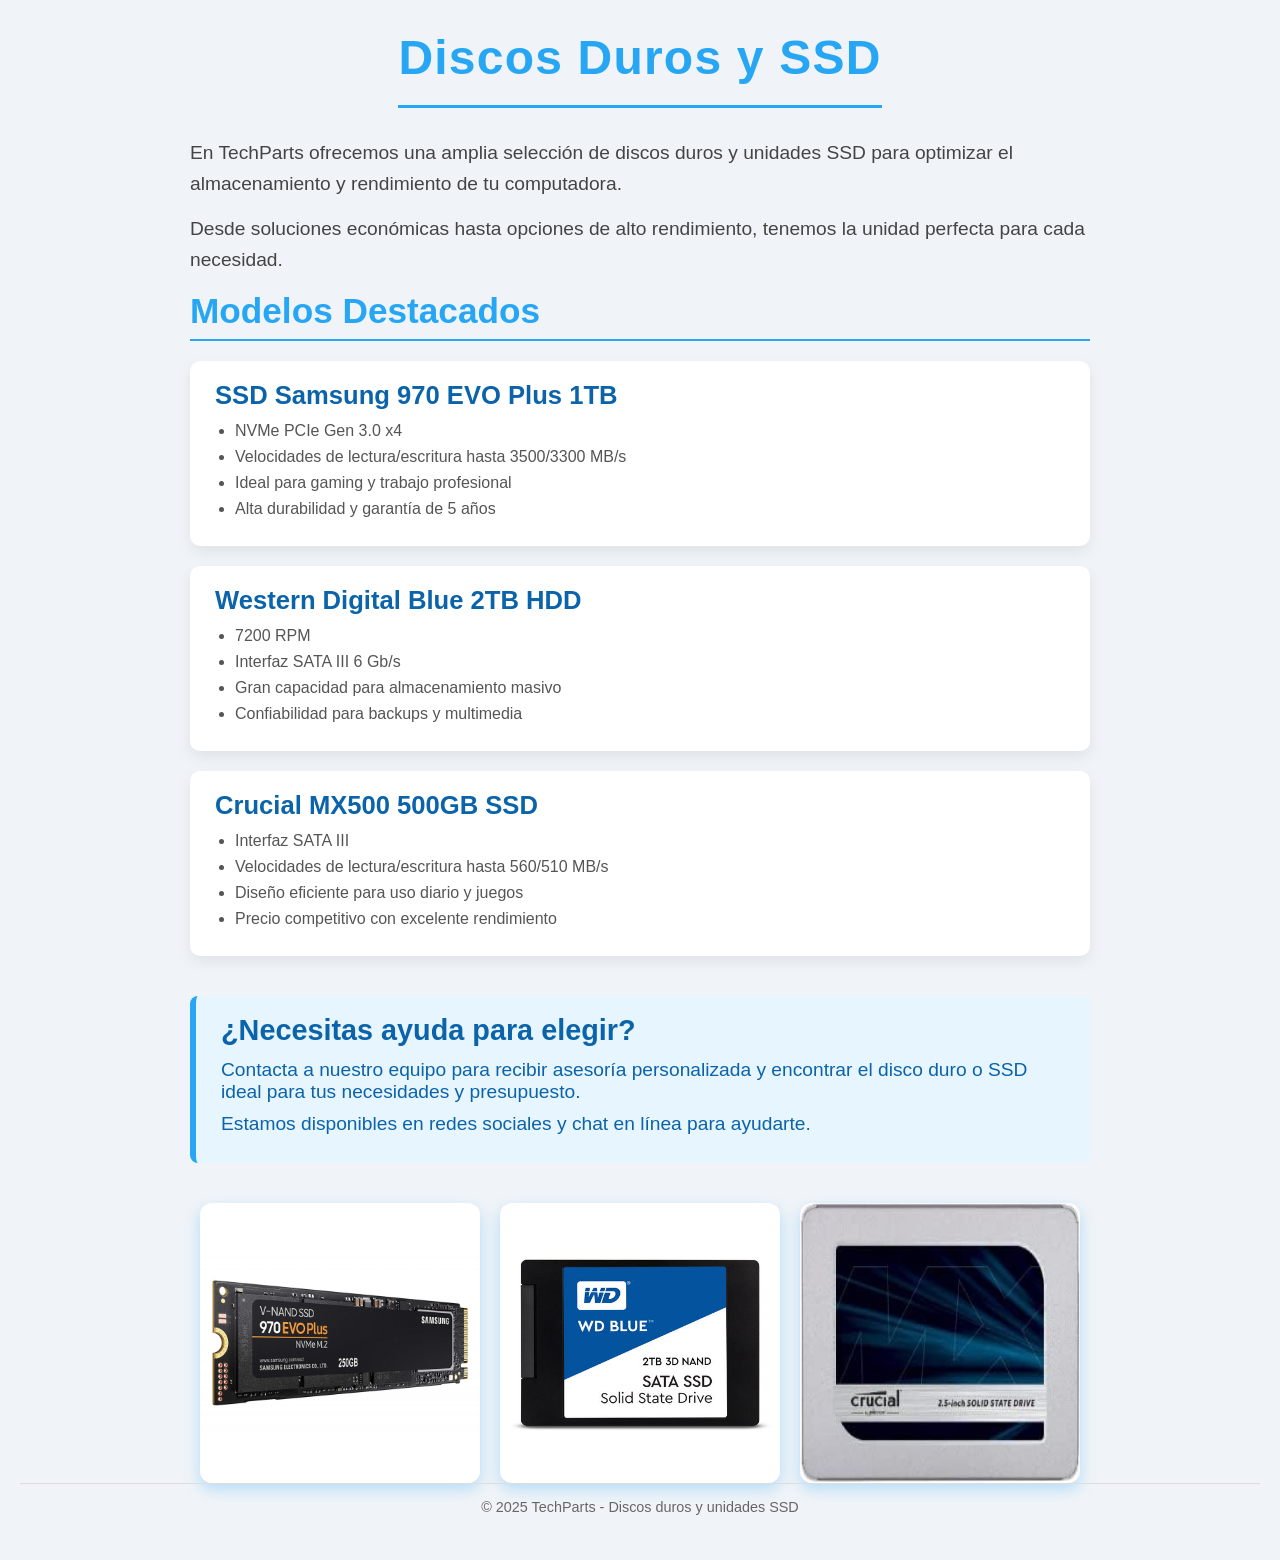
<file: discos.html>
<!DOCTYPE html>
<html lang="es">
<head>
  <meta charset="UTF-8" />
  <meta name="viewport" content="width=device-width, initial-scale=1" />
  <title>Discos Duros y SSD - TechParts</title>
  <link rel="stylesheet" href="discos.css" />
</head>
<body>

  <header>
    <h1>Discos Duros y SSD</h1>
  </header>

  <main>
    <section class="intro">
      <p>En TechParts ofrecemos una amplia selección de discos duros y unidades SSD para optimizar el almacenamiento y rendimiento de tu computadora.</p>
      <p>Desde soluciones económicas hasta opciones de alto rendimiento, tenemos la unidad perfecta para cada necesidad.</p>
    </section>

    <section class="modelos">
      <h2>Modelos Destacados</h2>

      <article class="disco-model">
        <h3>SSD Samsung 970 EVO Plus 1TB</h3>
        <ul>
          <li>NVMe PCIe Gen 3.0 x4</li>
          <li>Velocidades de lectura/escritura hasta 3500/3300 MB/s</li>
          <li>Ideal para gaming y trabajo profesional</li>
          <li>Alta durabilidad y garantía de 5 años</li>
        </ul>
      </article>

      <article class="disco-model">
        <h3>Western Digital Blue 2TB HDD</h3>
        <ul>
          <li>7200 RPM</li>
          <li>Interfaz SATA III 6 Gb/s</li>
          <li>Gran capacidad para almacenamiento masivo</li>
          <li>Confiabilidad para backups y multimedia</li>
        </ul>
      </article>

      <article class="disco-model">
        <h3>Crucial MX500 500GB SSD</h3>
        <ul>
          <li>Interfaz SATA III</li>
          <li>Velocidades de lectura/escritura hasta 560/510 MB/s</li>
          <li>Diseño eficiente para uso diario y juegos</li>
          <li>Precio competitivo con excelente rendimiento</li>
        </ul>
      </article>
    </section>

    <section class="asesoria">
      <h2>¿Necesitas ayuda para elegir?</h2>
      <p>Contacta a nuestro equipo para recibir asesoría personalizada y encontrar el disco duro o SSD ideal para tus necesidades y presupuesto.</p>
      <p>Estamos disponibles en redes sociales y chat en línea para ayudarte.</p>
    </section>

    <section class="imagenes-discos">
      <img src="discos/imagen1.jpg" alt="SSD Samsung 970 EVO Plus" />
      <img src="discos/imagen2.jpg" alt="Western Digital Blue 2TB" />
      <img src="discos/imagen3.jpg" alt="Crucial MX500 SSD" />
    </section>
  </main>

  <footer>
    <p>© 2025 TechParts - Discos duros y unidades SSD</p>
  </footer>

</body>
</html>
</file>
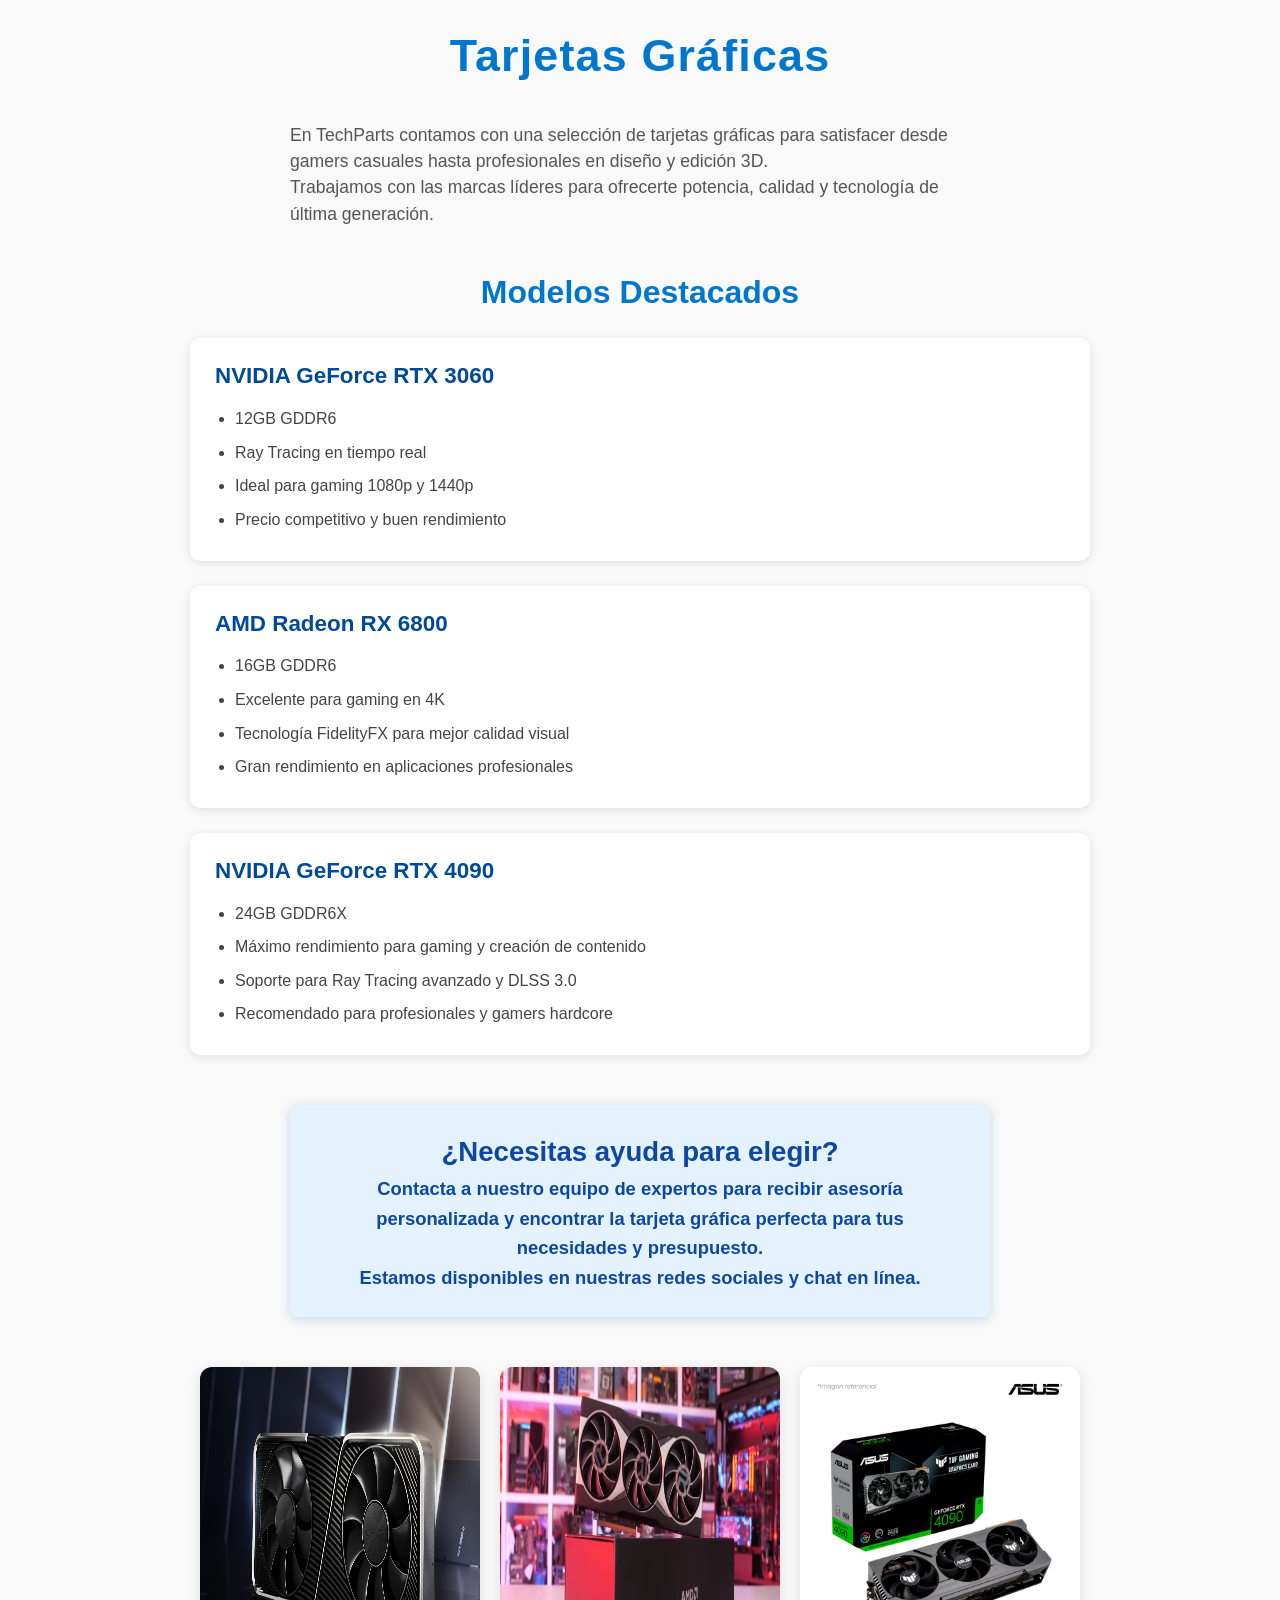
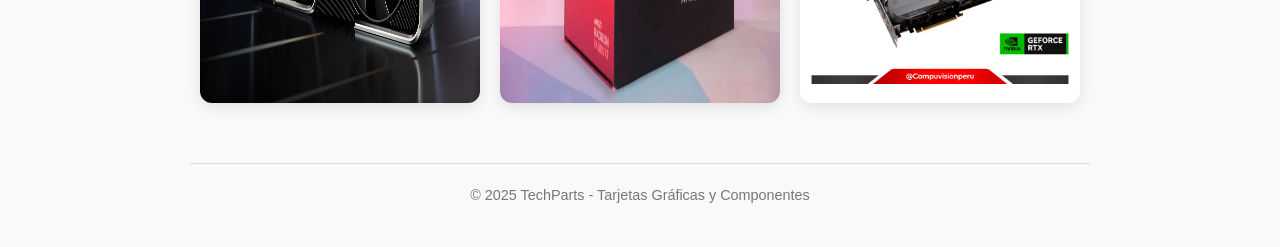
<file: gpu.html>
<!DOCTYPE html>
<html lang="es">
<head>
  <meta charset="UTF-8" />
  <meta name="viewport" content="width=device-width, initial-scale=1" />
  <title>Tarjetas Gráficas - TechParts</title>
  <link rel="stylesheet" href="gpu.css" />
</head>
<body>

  <header>
    <h1>Tarjetas Gráficas</h1>
  </header>

  <main>
    <section class="intro">
      <p>En TechParts contamos con una selección de tarjetas gráficas para satisfacer desde gamers casuales hasta profesionales en diseño y edición 3D.</p>
      <p>Trabajamos con las marcas líderes para ofrecerte potencia, calidad y tecnología de última generación.</p>
    </section>

    <section class="modelos">
      <h2>Modelos Destacados</h2>

      <article class="gpu-model">
        <h3>NVIDIA GeForce RTX 3060</h3>
        <ul>
          <li>12GB GDDR6</li>
          <li>Ray Tracing en tiempo real</li>
          <li>Ideal para gaming 1080p y 1440p</li>
          <li>Precio competitivo y buen rendimiento</li>
        </ul>
      </article>

      <article class="gpu-model">
        <h3>AMD Radeon RX 6800</h3>
        <ul>
          <li>16GB GDDR6</li>
          <li>Excelente para gaming en 4K</li>
          <li>Tecnología FidelityFX para mejor calidad visual</li>
          <li>Gran rendimiento en aplicaciones profesionales</li>
        </ul>
      </article>

      <article class="gpu-model">
        <h3>NVIDIA GeForce RTX 4090</h3>
        <ul>
          <li>24GB GDDR6X</li>
          <li>Máximo rendimiento para gaming y creación de contenido</li>
          <li>Soporte para Ray Tracing avanzado y DLSS 3.0</li>
          <li>Recomendado para profesionales y gamers hardcore</li>
        </ul>
      </article>
    </section>

    <section class="asesoria">
      <h2>¿Necesitas ayuda para elegir?</h2>
      <p>Contacta a nuestro equipo de expertos para recibir asesoría personalizada y encontrar la tarjeta gráfica perfecta para tus necesidades y presupuesto.</p>
      <p>Estamos disponibles en nuestras redes sociales y chat en línea.</p>
    </section>

    <section class="imagenes-gpus">
      <img src="gpu/imagen1.jpg" alt="NVIDIA GeForce RTX 3060" />
      <img src="gpu/imagen2.jpg" alt="AMD Radeon RX 6800" />
      <img src="gpu/imagen3.jpg" alt="NVIDIA GeForce RTX 4090" />
    </section>
  </main>

  <footer>
    <p>© 2025 TechParts - Tarjetas Gráficas y Componentes</p>
  </footer>

</body>
</html>
</file>
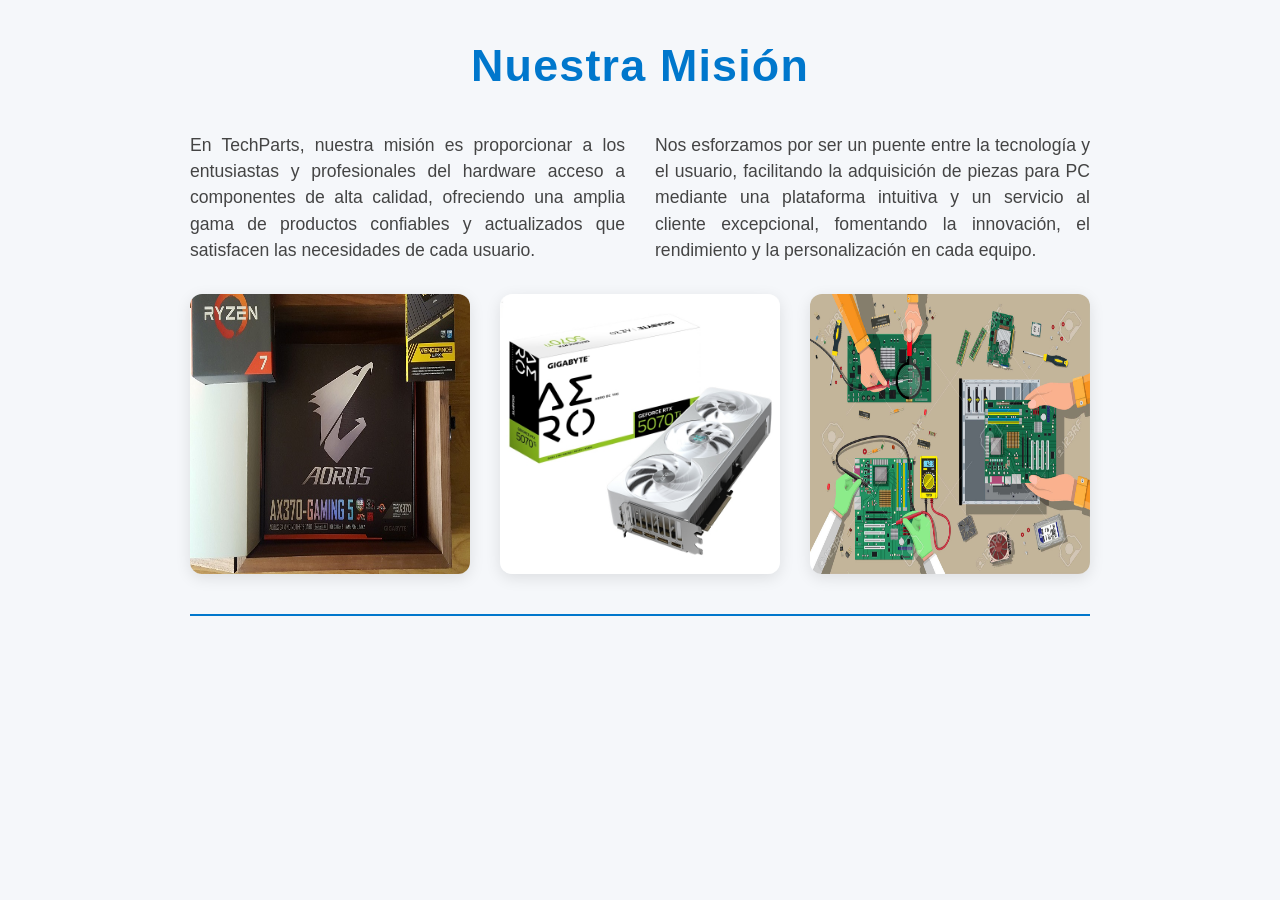
<file: mision.html>
<!DOCTYPE html>
<html lang="es">
<head>
    <meta charset="UTF-8" />
    <meta name="viewport" content="width=device-width, initial-scale=1" />
    <title>TechParts - Misión</title>
    <link rel="stylesheet" href="mision.css" />
</head>
<body>

    <header>
        <h1>Nuestra Misión</h1>

        <div class="señor">
            <p>
                En TechParts, nuestra misión es proporcionar a los entusiastas y profesionales del hardware acceso a componentes de alta calidad, ofreciendo una amplia gama de productos confiables y actualizados que satisfacen las necesidades de cada usuario.
            </p>
            <p>
                Nos esforzamos por ser un puente entre la tecnología y el usuario, facilitando la adquisición de piezas para PC mediante una plataforma intuitiva y un servicio al cliente excepcional, fomentando la innovación, el rendimiento y la personalización en cada equipo.
            </p>
            <img src="mision/imagen3.jpg" alt="Placa base de alta gama" />
            <img src="mision/imagen1.jpg" alt="Tarjeta gráfica potente" />
            <img src="mision/imagen2.jpg" alt="Componentes ensamblados en PC" />
        </div>
    </header>
    
</body>
</html>
</file>
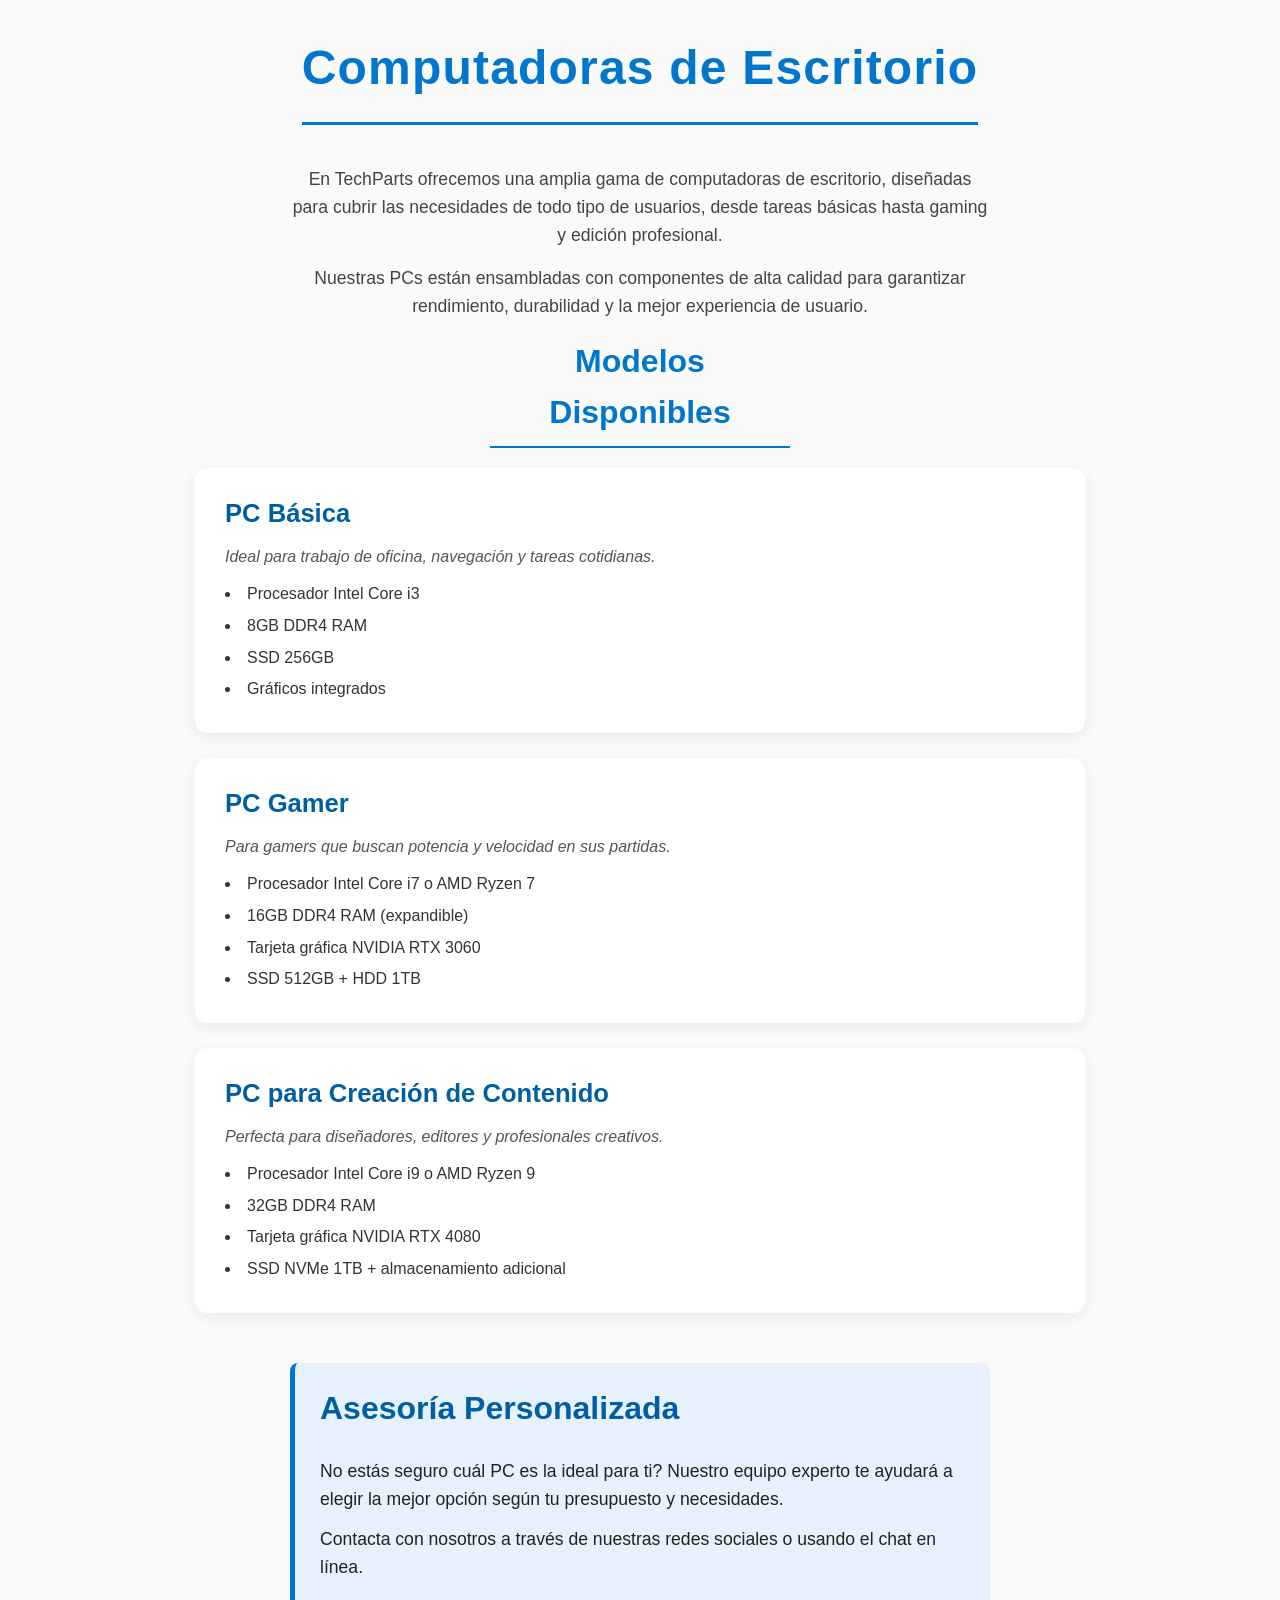
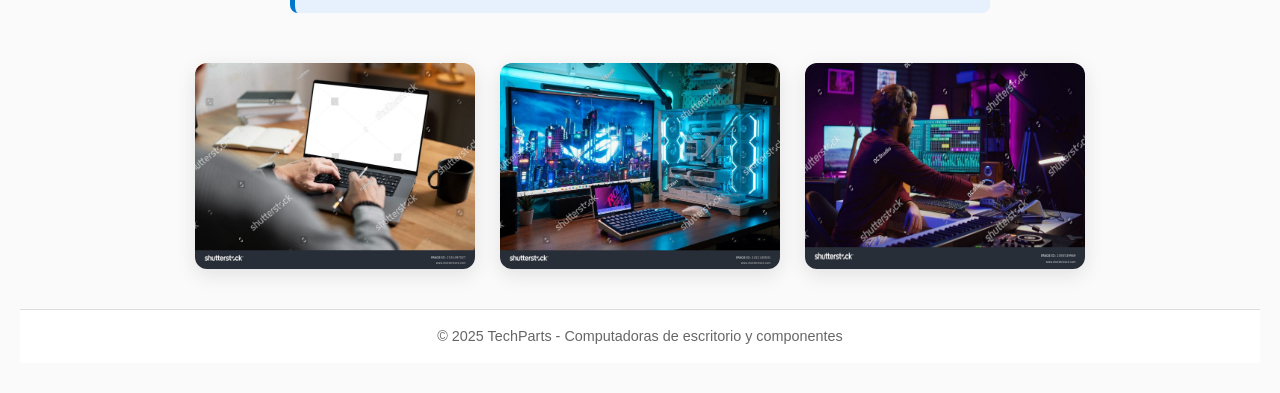
<file: pcs.html>
<!DOCTYPE html>
<html lang="es">
<head>
  <meta charset="UTF-8" />
  <meta name="viewport" content="width=device-width, initial-scale=1" />
  <title>Computadoras de Escritorio - TechParts</title>
  <link rel="stylesheet" href="pcs.css" />
</head>
<body>

  <header>
    <h1>Computadoras de Escritorio</h1>
  </header>

  <main>
    <section class="intro">
      <p>En TechParts ofrecemos una amplia gama de computadoras de escritorio, diseñadas para cubrir las necesidades de todo tipo de usuarios, desde tareas básicas hasta gaming y edición profesional.</p>
      <p>Nuestras PCs están ensambladas con componentes de alta calidad para garantizar rendimiento, durabilidad y la mejor experiencia de usuario.</p>
    </section>

    <section class="modelos">
      <h2>Modelos Disponibles</h2>
      <article class="pc-model">
        <h3>PC Básica</h3>
        <p>Ideal para trabajo de oficina, navegación y tareas cotidianas.</p>
        <ul>
          <li>Procesador Intel Core i3</li>
          <li>8GB DDR4 RAM</li>
          <li>SSD 256GB</li>
          <li>Gráficos integrados</li>
        </ul>
      </article>

      <article class="pc-model">
        <h3>PC Gamer</h3>
        <p>Para gamers que buscan potencia y velocidad en sus partidas.</p>
        <ul>
          <li>Procesador Intel Core i7 o AMD Ryzen 7</li>
          <li>16GB DDR4 RAM (expandible)</li>
          <li>Tarjeta gráfica NVIDIA RTX 3060</li>
          <li>SSD 512GB + HDD 1TB</li>
        </ul>
      </article>

      <article class="pc-model">
        <h3>PC para Creación de Contenido</h3>
        <p>Perfecta para diseñadores, editores y profesionales creativos.</p>
        <ul>
          <li>Procesador Intel Core i9 o AMD Ryzen 9</li>
          <li>32GB DDR4 RAM</li>
          <li>Tarjeta gráfica NVIDIA RTX 4080</li>
          <li>SSD NVMe 1TB + almacenamiento adicional</li>
        </ul>
      </article>
    </section>

    <section class="asesoria">
      <h2>Asesoría Personalizada</h2>
      <p>No estás seguro cuál PC es la ideal para ti? Nuestro equipo experto te ayudará a elegir la mejor opción según tu presupuesto y necesidades.</p>
      <p>Contacta con nosotros a través de nuestras redes sociales o usando el chat en línea.</p>
    </section>

    <section class="imagenes-pcs">
      <img src="pcs/imagen2.jpg" alt="PC básica para oficina" />
      <img src="pcs/imagen1.jpg" alt="PC gamer con RGB" />
      <img src="pcs/imagen3.jpg" alt="Estación de trabajo para edición" />
    </section>
  </main>

  <footer>
    <p>© 2025 TechParts - Computadoras de escritorio y componentes</p>
  </footer>

</body>
</html>
</file>
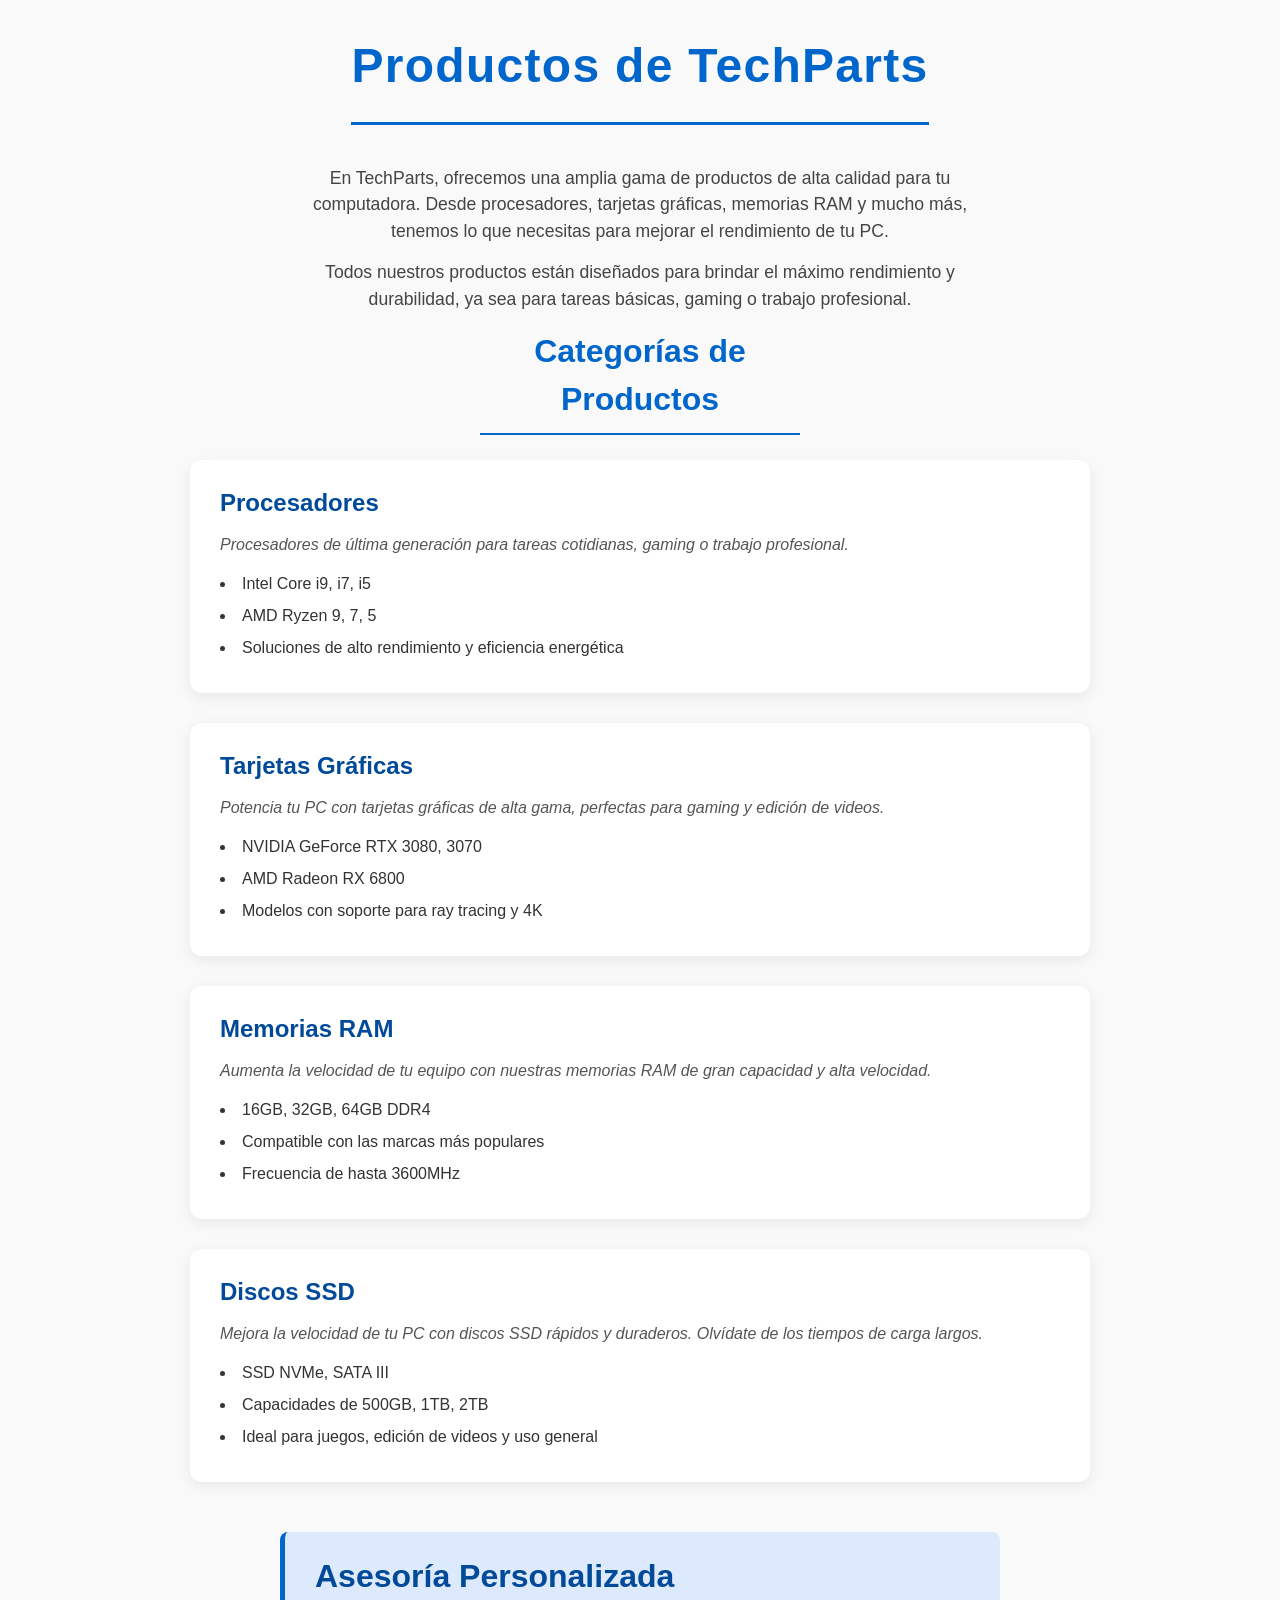
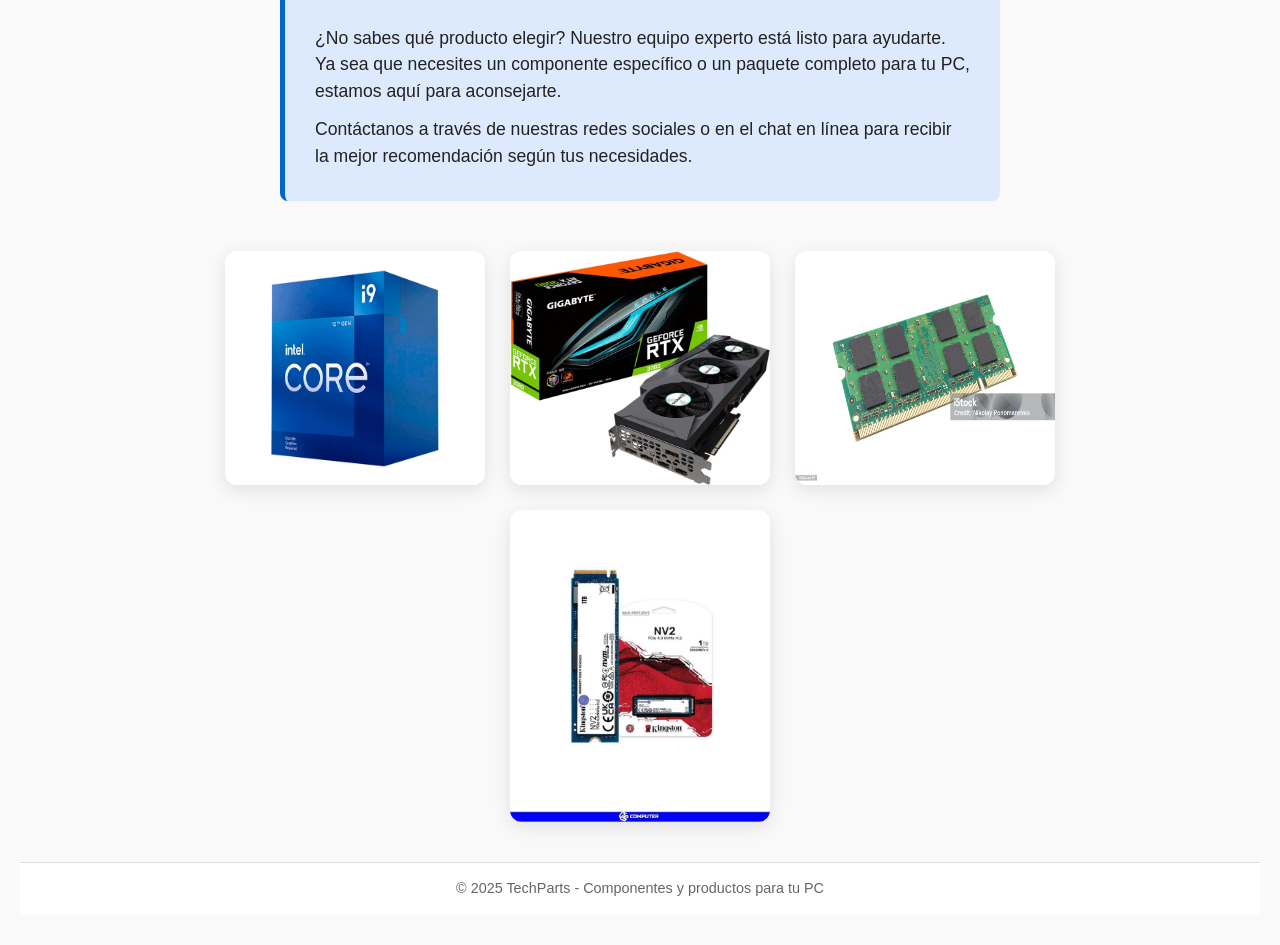
<file: productos.html>
<!DOCTYPE html>
<html lang="es">
<head>
  <meta charset="UTF-8" />
  <meta name="viewport" content="width=device-width, initial-scale=1" />
  <title>Productos - TechParts</title>
  <link rel="stylesheet" href="productos.css" />
</head>
<body>

  <header>
    <h1>Productos de TechParts</h1>
  </header>

  <main>
    <!-- Introducción -->
    <section class="intro">
      <p>En TechParts, ofrecemos una amplia gama de productos de alta calidad para tu computadora. Desde procesadores, tarjetas gráficas, memorias RAM y mucho más, tenemos lo que necesitas para mejorar el rendimiento de tu PC.</p>
      <p>Todos nuestros productos están diseñados para brindar el máximo rendimiento y durabilidad, ya sea para tareas básicas, gaming o trabajo profesional.</p>
    </section>

    <!-- Categorías de productos -->
    <section class="categorias">
      <h2>Categorías de Productos</h2>

      <article class="categoria">
        <h3>Procesadores</h3>
        <p>Procesadores de última generación para tareas cotidianas, gaming o trabajo profesional.</p>
        <ul>
          <li>Intel Core i9, i7, i5</li>
          <li>AMD Ryzen 9, 7, 5</li>
          <li>Soluciones de alto rendimiento y eficiencia energética</li>
        </ul>
      </article>

      <article class="categoria">
        <h3>Tarjetas Gráficas</h3>
        <p>Potencia tu PC con tarjetas gráficas de alta gama, perfectas para gaming y edición de videos.</p>
        <ul>
          <li>NVIDIA GeForce RTX 3080, 3070</li>
          <li>AMD Radeon RX 6800</li>
          <li>Modelos con soporte para ray tracing y 4K</li>
        </ul>
      </article>

      <article class="categoria">
        <h3>Memorias RAM</h3>
        <p>Aumenta la velocidad de tu equipo con nuestras memorias RAM de gran capacidad y alta velocidad.</p>
        <ul>
          <li>16GB, 32GB, 64GB DDR4</li>
          <li>Compatible con las marcas más populares</li>
          <li>Frecuencia de hasta 3600MHz</li>
        </ul>
      </article>

      <article class="categoria">
        <h3>Discos SSD</h3>
        <p>Mejora la velocidad de tu PC con discos SSD rápidos y duraderos. Olvídate de los tiempos de carga largos.</p>
        <ul>
          <li>SSD NVMe, SATA III</li>
          <li>Capacidades de 500GB, 1TB, 2TB</li>
          <li>Ideal para juegos, edición de videos y uso general</li>
        </ul>
      </article>

    </section>

    <!-- Asesoría personalizada -->
    <section class="asesoria">
      <h2>Asesoría Personalizada</h2>
      <p>¿No sabes qué producto elegir? Nuestro equipo experto está listo para ayudarte. Ya sea que necesites un componente específico o un paquete completo para tu PC, estamos aquí para aconsejarte.</p>
      <p>Contáctanos a través de nuestras redes sociales o en el chat en línea para recibir la mejor recomendación según tus necesidades.</p>
    </section>

    <!-- Imágenes de productos -->
    <section class="imagenes-productos">
      <img src="productos/imagen1.jpg" alt="Procesador Intel Core i9" />
      <img src="productos/imagen2.jpg" alt="Tarjeta gráfica NVIDIA RTX 3080" />
      <img src="productos/imagen3.jpg" alt="Memoria RAM DDR4 32GB" />
      <img src="productos/imagen4.jpg" alt="Disco SSD NVMe 1TB" />
    </section>
  </main>

  <footer>
    <p>© 2025 TechParts - Componentes y productos para tu PC</p>
  </footer>

</body>
</html>
</file>
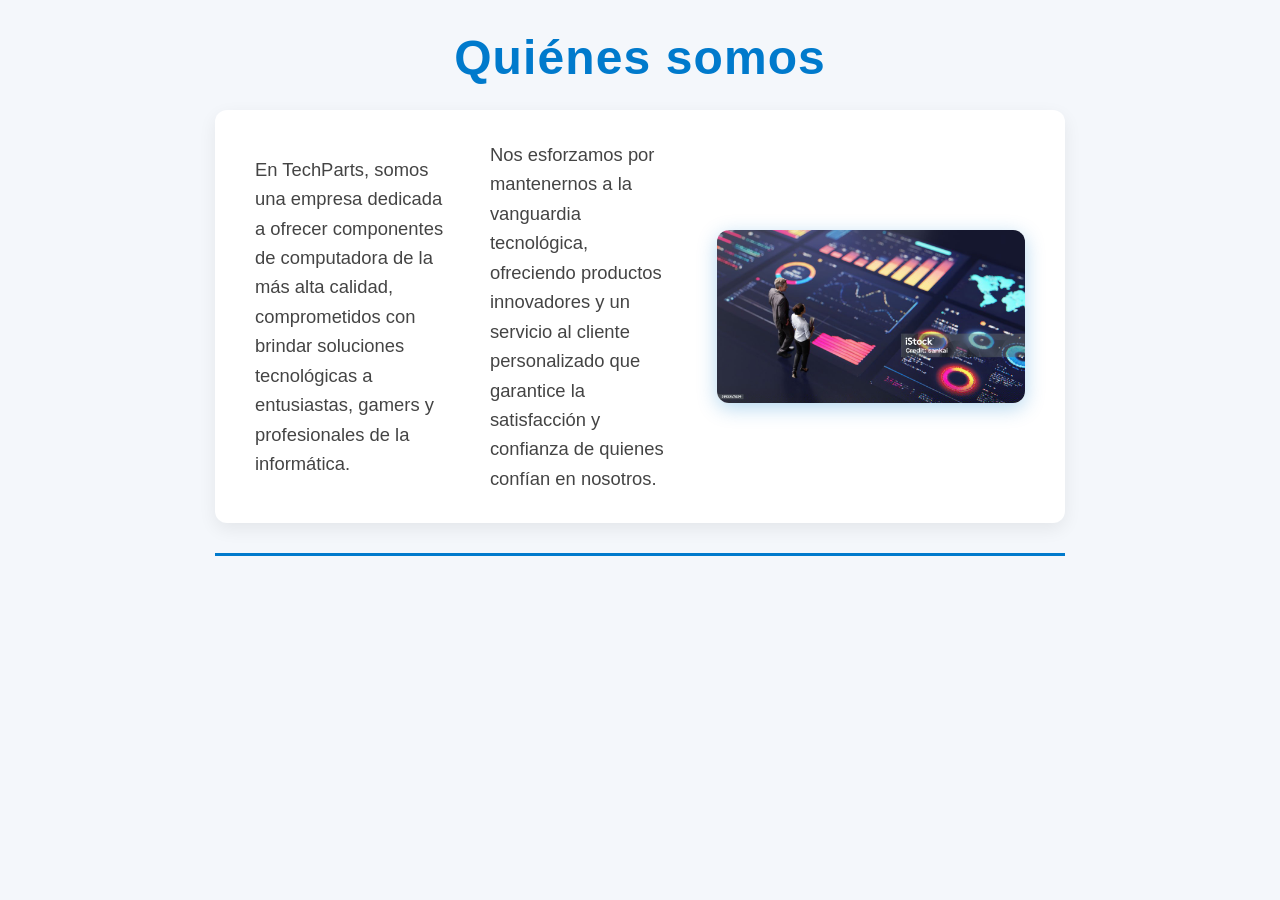
<file: quienessomos.html>
<!DOCTYPE html>
<html lang="es">
<head>
    <meta charset="UTF-8" />
    <meta name="viewport" content="width=device-width, initial-scale=1" />
    <title>Quiénes somos - TechParts</title>
    <link rel="stylesheet" href="quienessomos.css" />
</head>
<body>
    <header>
        <h1>Quiénes somos</h1>

        <div class="padre">
            <p>En TechParts, somos una empresa dedicada a ofrecer componentes de computadora de la más alta calidad, comprometidos con brindar soluciones tecnológicas a entusiastas, gamers y profesionales de la informática.</p>
            <p>Nos esforzamos por mantenernos a la vanguardia tecnológica, ofreciendo productos innovadores y un servicio al cliente personalizado que garantice la satisfacción y confianza de quienes confían en nosotros.</p>
            <img src="quienessomos/imagen1.jpg" alt="Equipo de trabajo en TechParts" />
        </div>
    </header>
</body>
</html>
</file>
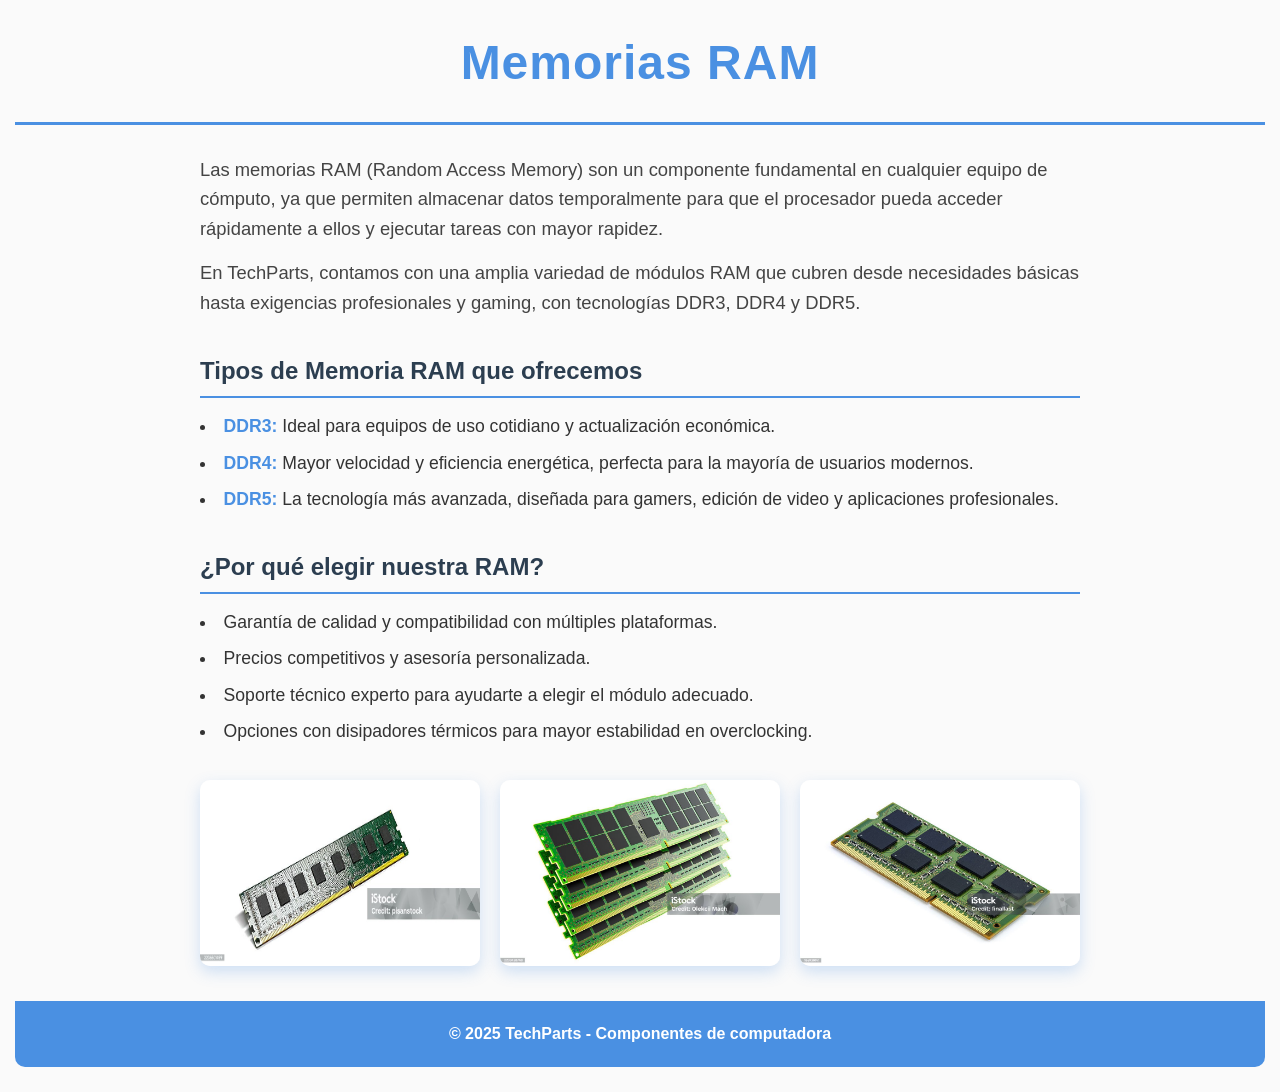
<file: ram.html>
<!DOCTYPE html>
<html lang="es">
<head>
  <meta charset="UTF-8" />
  <meta name="viewport" content="width=device-width, initial-scale=1" />
  <title>Memorias RAM - TechParts</title>
  <link rel="stylesheet" href="ram.css" />
</head>
<body>

  <header>
    <h1>Memorias RAM</h1>
  </header>

  <main>
    <section class="intro">
      <p>Las memorias RAM (Random Access Memory) son un componente fundamental en cualquier equipo de cómputo, ya que permiten almacenar datos temporalmente para que el procesador pueda acceder rápidamente a ellos y ejecutar tareas con mayor rapidez.</p>
      <p>En TechParts, contamos con una amplia variedad de módulos RAM que cubren desde necesidades básicas hasta exigencias profesionales y gaming, con tecnologías DDR3, DDR4 y DDR5.</p>
    </section>

    <section class="tipos-ram">
      <h2>Tipos de Memoria RAM que ofrecemos</h2>
      <ul>
        <li><strong>DDR3:</strong> Ideal para equipos de uso cotidiano y actualización económica.</li>
        <li><strong>DDR4:</strong> Mayor velocidad y eficiencia energética, perfecta para la mayoría de usuarios modernos.</li>
        <li><strong>DDR5:</strong> La tecnología más avanzada, diseñada para gamers, edición de video y aplicaciones profesionales.</li>
      </ul>
    </section>

    <section class="beneficios">
      <h2>¿Por qué elegir nuestra RAM?</h2>
      <ul>
        <li>Garantía de calidad y compatibilidad con múltiples plataformas.</li>
        <li>Precios competitivos y asesoría personalizada.</li>
        <li>Soporte técnico experto para ayudarte a elegir el módulo adecuado.</li>
        <li>Opciones con disipadores térmicos para mayor estabilidad en overclocking.</li>
      </ul>
    </section>

    <section class="imagenes-ram">
      <img src="ram/imagen1.jpg" alt="Módulo RAM DDR4" />
      <img src="ram/imagen2.jpg" alt="Módulo RAM DDR5 para gaming" />
      <img src="ram/imagen3.jpg" alt="Detalle de módulo RAM con disipador" />
    </section>

  </main>

  <footer>
    <p>© 2025 TechParts - Componentes de computadora</p>
  </footer>

</body>
</html>
</file>
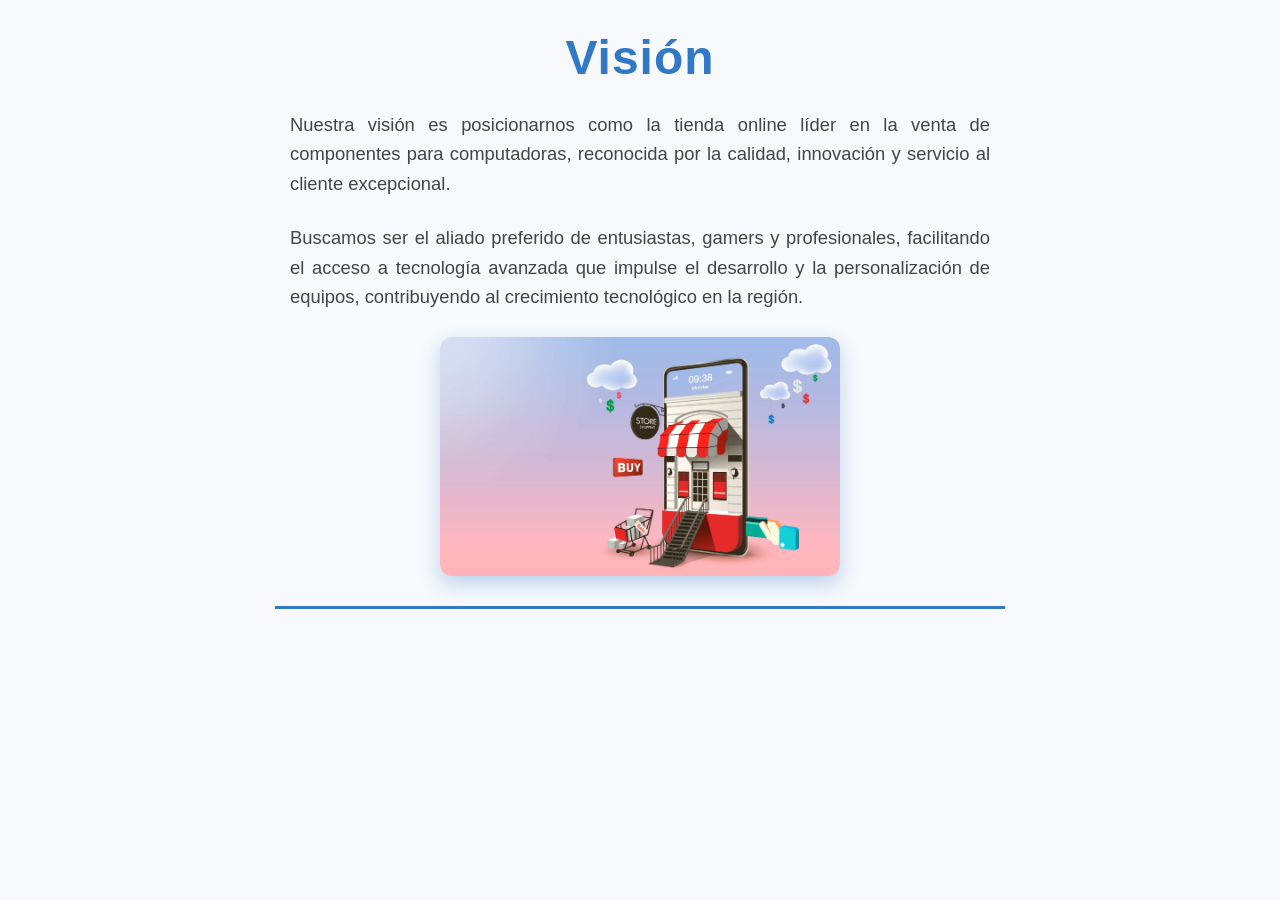
<file: vision.html>
<!DOCTYPE html>
<html lang="es">
<head>
    <meta charset="UTF-8" />
    <meta name="viewport" content="width=device-width, initial-scale=1" />
    <title>TechParts - Visión</title>
    <link rel="stylesheet" href="vision.css" />
</head>
<body>

<header>
    <h1>Visión</h1>

    <div class="señor">
        <p>
            Nuestra visión es posicionarnos como la tienda online líder en la venta de componentes para computadoras,
            reconocida por la calidad, innovación y servicio al cliente excepcional.
        </p>
        <p>
            Buscamos ser el aliado preferido de entusiastas, gamers y profesionales, facilitando el acceso a tecnología
            avanzada que impulse el desarrollo y la personalización de equipos, contribuyendo al crecimiento tecnológico en la región.
        </p>
        <img src="vision/imagen1.jpg" alt="Componentes tecnológicos avanzados" />
    </div>
</header>

</body>
</html>
</file>
<file: discos.css>
/* discos.css */

/* Reset básico */
* {
  margin: 0;
  padding: 0;
  box-sizing: border-box;
}

body {
  font-family: 'Segoe UI', Tahoma, Geneva, Verdana, sans-serif;
  background-color: #f0f4f8;
  color: #222;
  padding: 30px 20px;
  display: flex;
  flex-direction: column;
  min-height: 100vh;
}

/* Header */
header {
  max-width: 900px;
  margin: 0 auto 30px auto;
  text-align: center;
  border-bottom: 3px solid #27a6f3;
  padding-bottom: 20px;
}

header h1 {
  font-size: 3rem;
  color: #27a6f3;
  font-weight: 700;
  letter-spacing: 1.2px;
}

/* Secciones principales */
main {
  max-width: 900px;
  margin: 0 auto;
}

.intro p {
  font-size: 1.2rem;
  line-height: 1.6;
  margin-bottom: 15px;
  color: #444;
}

/* Modelos */
.modelos h2 {
  color: #27a6f3;
  font-size: 2.2rem;
  margin-bottom: 20px;
  border-bottom: 2px solid #27a6f3;
  padding-bottom: 8px;
}

.disco-model {
  background: white;
  border-radius: 10px;
  box-shadow: 0 6px 15px rgba(0, 0, 0, 0.07);
  padding: 20px 25px;
  margin-bottom: 20px;
  transition: transform 0.3s ease, box-shadow 0.3s ease;
}

.disco-model:hover {
  transform: translateY(-5px);
  box-shadow: 0 12px 25px rgba(0, 0, 0, 0.12);
}

.disco-model h3 {
  color: #0b63a9;
  margin-bottom: 12px;
  font-size: 1.6rem;
}

.disco-model ul {
  list-style-type: disc;
  margin-left: 20px;
  color: #555;
}

.disco-model ul li {
  margin-bottom: 8px;
}

/* Asesoría */
.asesoria {
  background-color: #e7f5ff;
  border-left: 6px solid #27a6f3;
  padding: 18px 25px;
  margin: 40px 0;
  border-radius: 8px;
  color: #0b63a9;
  font-size: 1.2rem;
}

.asesoria h2 {
  margin-bottom: 12px;
}

.asesoria p {
  margin-bottom: 10px;
}

/* Imágenes */
.imagenes-discos {
  display: flex;
  justify-content: center;
  gap: 20px;
  margin-top: 20px;
  flex-wrap: wrap;
}

.imagenes-discos img {
  max-width: 280px;
  width: 100%;
  border-radius: 12px;
  box-shadow: 0 6px 15px rgba(39, 166, 243, 0.3);
  transition: transform 0.3s ease;
}

.imagenes-discos img:hover {
  transform: scale(1.05);
  cursor: default;
}

/* Footer */
footer {
  text-align: center;
  margin-top: auto;
  padding: 15px 10px;
  font-size: 0.9rem;
  color: #666;
  border-top: 1px solid #ddd;
}

/* Responsive */
@media (max-width: 600px) {
  header h1 {
    font-size: 2.2rem;
  }

  .disco-model {
    padding: 15px 20px;
  }

  .imagenes-discos {
    gap: 15px;
  }

  .imagenes-discos img {
    max-width: 100%;
  }
}
</file>
<file: gpu.css>
/* gpu.css */

/* Reset básico */
* {
  margin: 0;
  padding: 0;
  box-sizing: border-box;
}

/* Tipografía base */
body {
  font-family: 'Segoe UI', Tahoma, Geneva, Verdana, sans-serif;
  line-height: 1.6;
  background-color: #f9f9f9;
  color: #333;
  padding: 20px;
}

/* Header */
header {
  text-align: center;
  margin-bottom: 30px;
}

header h1 {
  font-size: 2.8rem;
  color: #0077cc;
  font-weight: 700;
  letter-spacing: 1.2px;
}

/* Introducción */
.intro {
  max-width: 700px;
  margin: 0 auto 40px auto;
  font-size: 1.1rem;
  color: #555;
  line-height: 1.5;
}

/* Modelos destacados */
.modelos {
  max-width: 900px;
  margin: 0 auto 50px auto;
}

.modelos h2 {
  font-size: 2rem;
  color: #0077cc;
  margin-bottom: 20px;
  text-align: center;
  font-weight: 600;
}

/* Cada tarjeta GPU */
.gpu-model {
  background-color: #fff;
  border-radius: 10px;
  box-shadow: 0 2px 8px rgb(0 0 0 / 0.1);
  padding: 20px 25px;
  margin-bottom: 25px;
  transition: transform 0.3s ease, box-shadow 0.3s ease;
  cursor: default;
}

.gpu-model:hover {
  transform: translateY(-5px);
  box-shadow: 0 8px 20px rgb(0 0 0 / 0.15);
}

.gpu-model h3 {
  color: #004a99;
  margin-bottom: 12px;
  font-weight: 700;
  font-size: 1.4rem;
}

.gpu-model ul {
  list-style-type: disc;
  padding-left: 20px;
  color: #444;
}

.gpu-model ul li {
  margin-bottom: 8px;
}

/* Sección de asesoría */
.asesoria {
  background-color: #e3f2fd;
  border-radius: 8px;
  max-width: 700px;
  margin: 0 auto 50px auto;
  padding: 25px 30px;
  text-align: center;
  color: #0d47a1;
  font-weight: 600;
  font-size: 1.15rem;
  box-shadow: 0 2px 12px rgb(13 71 161 / 0.2);
}

/* Imágenes de GPUs */
.imagenes-gpus {
  display: flex;
  justify-content: center;
  gap: 20px;
  flex-wrap: wrap;
  max-width: 900px;
  margin: 0 auto 60px auto;
}

.imagenes-gpus img {
  width: 280px;
  max-width: 100%;
  border-radius: 12px;
  box-shadow: 0 4px 14px rgb(0 0 0 / 0.1);
  transition: transform 0.3s ease;
  cursor: pointer;
}

.imagenes-gpus img:hover {
  transform: scale(1.05);
}

/* Footer */
footer {
  text-align: center;
  padding: 20px 10px;
  color: #777;
  font-size: 0.9rem;
  border-top: 1px solid #ddd;
  max-width: 900px;
  margin: 0 auto;
}

/* Responsive */
@media (max-width: 768px) {
  .imagenes-gpus {
    flex-direction: column;
    align-items: center;
  }

  .imagenes-gpus img {
    width: 90%;
    margin-bottom: 20px;
  }
}
</file>
<file: mision.css>
/* mision.css */

/* Reset básico */
* {
  margin: 0;
  padding: 0;
  box-sizing: border-box;
}

body {
  font-family: 'Segoe UI', Tahoma, Geneva, Verdana, sans-serif;
  background-color: #f5f7fa;
  color: #333;
  padding: 30px 20px;
  line-height: 1.6;
}

/* Header principal */
header {
  max-width: 900px;
  margin: 0 auto;
  text-align: center;
  padding-bottom: 40px;
  border-bottom: 2px solid #0077cc;
}

header h1 {
  font-size: 2.8rem;
  color: #0077cc;
  margin-bottom: 30px;
  font-weight: 700;
  letter-spacing: 1.2px;
}

/* Contenedor de contenido textual e imágenes */
.señor {
  display: flex;
  flex-wrap: wrap;
  justify-content: center;
  gap: 30px;
}

/* Párrafos */
.señor p {
  flex: 1 1 400px;
  color: #444;
  font-size: 1.1rem;
  text-align: justify;
  max-width: 450px;
  line-height: 1.5;
}

/* Imágenes */
.señor img {
  flex: 1 1 280px;
  max-width: 280px;
  border-radius: 12px;
  box-shadow: 0 4px 15px rgba(0, 0, 0, 0.1);
  transition: transform 0.3s ease;
  cursor: pointer;
}

.señor img:hover {
  transform: scale(1.05);
}

/* Responsive para móviles */
@media (max-width: 768px) {
  .señor {
    flex-direction: column;
    align-items: center;
  }

  .señor p {
    max-width: 90%;
    text-align: center;
  }

  .señor img {
    max-width: 90%;
    margin-bottom: 20px;
  }
}
</file>
<file: pcs.css>
/* pcs.css */

/* Reset básico */
* {
  margin: 0;
  padding: 0;
  box-sizing: border-box;
}

body {
  font-family: 'Segoe UI', Tahoma, Geneva, Verdana, sans-serif;
  background-color: #fafafa;
  color: #222;
  padding: 30px 20px;
  line-height: 1.6;
  min-height: 100vh;
  display: flex;
  flex-direction: column;
}

/* Header */
header {
  max-width: 900px;
  margin: 0 auto 40px;
  text-align: center;
  border-bottom: 3px solid #0077cc;
  padding-bottom: 15px;
}

header h1 {
  font-size: 3rem;
  color: #0077cc;
  font-weight: 700;
  letter-spacing: 1.2px;
}

/* Main content container */
main {
  flex-grow: 1;
  max-width: 900px;
  margin: 0 auto;
}

/* Intro section */
.intro p {
  max-width: 700px;
  margin: 0 auto 15px;
  font-size: 1.1rem;
  color: #444;
  text-align: center;
}

/* Section titles */
h2 {
  color: #0077cc;
  font-size: 2rem;
  margin-bottom: 20px;
  text-align: center;
  font-weight: 600;
  border-bottom: 2px solid #0077cc;
  padding-bottom: 8px;
  max-width: 300px;
  margin-left: auto;
  margin-right: auto;
}

/* Models section */
.modelos {
  margin-bottom: 50px;
}

.pc-model {
  background-color: #fff;
  border-radius: 12px;
  padding: 25px 30px;
  margin-bottom: 25px;
  box-shadow: 0 4px 15px rgba(0, 0, 0, 0.07);
  transition: box-shadow 0.3s ease;
}

.pc-model:hover {
  box-shadow: 0 6px 25px rgba(0, 0, 0, 0.12);
}

.pc-model h3 {
  color: #005fa3;
  margin-bottom: 10px;
  font-size: 1.6rem;
}

.pc-model p {
  font-style: italic;
  color: #555;
  margin-bottom: 12px;
}

.pc-model ul {
  list-style: disc inside;
  color: #333;
  font-size: 1rem;
}

.pc-model ul li {
  margin-bottom: 6px;
}

/* Asesoría section */
.asesoria {
  background-color: #e7f0fd;
  border-left: 5px solid #0077cc;
  padding: 20px 25px;
  max-width: 700px;
  margin: 0 auto 50px;
  border-radius: 8px;
  color: #222;
}

.asesoria h2 {
  border: none;
  color: #005fa3;
  margin-bottom: 15px;
  text-align: left;
  max-width: none;
}

.asesoria p {
  font-size: 1.1rem;
  margin-bottom: 12px;
}

/* Imagenes PCs section */
.imagenes-pcs {
  display: flex;
  justify-content: center;
  gap: 25px;
  flex-wrap: wrap;
  margin-bottom: 40px;
}

.imagenes-pcs img {
  max-width: 280px;
  width: 100%;
  border-radius: 12px;
  box-shadow: 0 6px 20px rgba(0, 0, 0, 0.1);
  transition: transform 0.3s ease;
  cursor: pointer;
}

.imagenes-pcs img:hover {
  transform: scale(1.05);
}

/* Footer */
footer {
  text-align: center;
  color: #666;
  font-size: 0.9rem;
  padding: 15px 0;
  border-top: 1px solid #ddd;
  background-color: #fff;
  margin-top: auto;
}

/* Responsive */
@media (max-width: 768px) {
  .imagenes-pcs {
    flex-direction: column;
    align-items: center;
  }

  .imagen-pcs img {
    max-width: 90%;
    margin-bottom: 20px;
  }
}
</file>
<file: productos.css>
/* productos.css */

/* Reset básico */
* {
  margin: 0;
  padding: 0;
  box-sizing: border-box;
}

body {
  font-family: 'Segoe UI', Tahoma, Geneva, Verdana, sans-serif;
  background-color: #f9f9f9;
  color: #222;
  padding: 30px 20px;
  line-height: 1.5;
  min-height: 100vh;
  display: flex;
  flex-direction: column;
}

/* Header */
header {
  max-width: 900px;
  margin: 0 auto 40px;
  text-align: center;
  border-bottom: 3px solid #0066cc;
  padding-bottom: 20px;
}

header h1 {
  font-size: 3rem;
  color: #0066cc;
  font-weight: 700;
  letter-spacing: 1.3px;
}

/* Main container */
main {
  flex-grow: 1;
  max-width: 900px;
  margin: 0 auto;
}

/* Intro section */
.intro p {
  max-width: 700px;
  margin: 0 auto 15px;
  font-size: 1.1rem;
  color: #444;
  text-align: center;
}

/* Section titles */
h2 {
  color: #0066cc;
  font-size: 2rem;
  margin-bottom: 25px;
  text-align: center;
  font-weight: 600;
  border-bottom: 2px solid #0066cc;
  padding-bottom: 10px;
  max-width: 320px;
  margin-left: auto;
  margin-right: auto;
}

/* Categorías */
.categorias {
  margin-bottom: 50px;
}

.categoria {
  background-color: #fff;
  border-radius: 12px;
  padding: 25px 30px;
  margin-bottom: 30px;
  box-shadow: 0 4px 14px rgba(0, 0, 0, 0.07);
  transition: box-shadow 0.3s ease;
}

.categoria:hover {
  box-shadow: 0 6px 22px rgba(0, 0, 0, 0.13);
}

.categoria h3 {
  color: #004a99;
  margin-bottom: 12px;
  font-size: 1.5rem;
}

.categoria p {
  font-style: italic;
  color: #555;
  margin-bottom: 15px;
}

.categoria ul {
  list-style: disc inside;
  color: #333;
  font-size: 1rem;
}

.categoria ul li {
  margin-bottom: 8px;
}

/* Asesoría personalizada */
.asesoria {
  background-color: #dde9fc;
  border-left: 5px solid #0066cc;
  padding: 20px 30px;
  max-width: 720px;
  margin: 0 auto 50px;
  border-radius: 8px;
  color: #222;
}

.asesoria h2 {
  border: none;
  color: #004a99;
  margin-bottom: 15px;
  text-align: left;
  max-width: none;
}

.asesoria p {
  font-size: 1.1rem;
  margin-bottom: 12px;
}

/* Imágenes productos */
.imagenes-productos {
  display: flex;
  justify-content: center;
  gap: 25px;
  flex-wrap: wrap;
  margin-bottom: 40px;
}

.imagenes-productos img {
  max-width: 260px;
  width: 100%;
  border-radius: 12px;
  box-shadow: 0 5px 18px rgba(0, 0, 0, 0.1);
  transition: transform 0.3s ease;
  cursor: pointer;
}

.imagenes-productos img:hover {
  transform: scale(1.06);
}

/* Footer */
footer {
  text-align: center;
  color: #666;
  font-size: 0.9rem;
  padding: 15px 0;
  border-top: 1px solid #ddd;
  background-color: #fff;
  margin-top: auto;
}

/* Responsive */
@media (max-width: 768px) {
  .imagenes-productos {
    flex-direction: column;
    align-items: center;
  }

  .imagenes-productos img {
    max-width: 90%;
    margin-bottom: 20px;
  }
}
</file>
<file: quienessomos.css>
/* quienessomos.css */

/* Reset básico */
* {
  margin: 0;
  padding: 0;
  box-sizing: border-box;
}

body {
  font-family: 'Segoe UI', Tahoma, Geneva, Verdana, sans-serif;
  background-color: #f4f7fb;
  color: #222;
  padding: 30px 15px;
  display: flex;
  flex-direction: column;
  min-height: 100vh;
}

/* Header */
header {
  max-width: 900px;
  margin: 0 auto;
  text-align: center;
  padding-bottom: 30px;
  border-bottom: 3px solid #007acc;
}

header h1 {
  font-size: 3rem;
  color: #007acc;
  font-weight: 700;
  margin-bottom: 25px;
  letter-spacing: 1.1px;
}

/* Contenedor padre */
.padre {
  background-color: #ffffff;
  padding: 30px 40px;
  border-radius: 12px;
  box-shadow: 0 6px 18px rgba(0, 0, 0, 0.07);
  max-width: 850px;
  margin: 0 auto;
  display: flex;
  flex-direction: column;
  gap: 25px;
}

/* Párrafos */
.padre p {
  font-size: 1.15rem;
  line-height: 1.6;
  color: #444;
  max-width: 720px;
  margin: 0 auto;
}

/* Imagen */
.padre img {
  max-width: 100%;
  height: auto;
  border-radius: 12px;
  box-shadow: 0 5px 20px rgba(0, 122, 204, 0.3);
  align-self: center;
  margin-top: 15px;
  transition: transform 0.3s ease;
  cursor: default;
}

.padre img:hover {
  transform: scale(1.03);
}

/* Responsive */
@media (min-width: 768px) {
  .padre {
    flex-direction: row;
    align-items: center;
    justify-content: space-between;
    gap: 40px;
  }

  .padre p {
    max-width: 50%;
    text-align: left;
  }

  .padre img {
    max-width: 40%;
    margin-top: 0;
  }
}
</file>
<file: ram.css>
/* ram.css */

/* Reset básico */
* {
  margin: 0;
  padding: 0;
  box-sizing: border-box;
}

body {
  font-family: 'Segoe UI', Tahoma, Geneva, Verdana, sans-serif;
  background-color: #fafafa;
  color: #222;
  line-height: 1.6;
  padding: 25px 15px;
  display: flex;
  flex-direction: column;
  min-height: 100vh;
}

/* Header */
header {
  text-align: center;
  margin-bottom: 30px;
  border-bottom: 3px solid #4a90e2;
  padding-bottom: 20px;
}

header h1 {
  font-size: 3rem;
  color: #4a90e2;
  font-weight: 700;
  letter-spacing: 1px;
}

/* Main content */
main {
  max-width: 900px;
  margin: 0 auto;
}

/* Secciones */
section {
  margin-bottom: 35px;
  padding: 0 10px;
}

/* Intro */
.intro p {
  font-size: 1.15rem;
  margin-bottom: 15px;
  color: #444;
}

/* Títulos secciones */
h2 {
  color: #2c3e50;
  margin-bottom: 15px;
  font-weight: 600;
  border-bottom: 2px solid #4a90e2;
  padding-bottom: 6px;
}

/* Listas */
ul {
  list-style: disc inside;
  color: #333;
  font-size: 1.1rem;
  line-height: 1.5;
}

ul li {
  margin-bottom: 10px;
}

ul li strong {
  color: #4a90e2;
}

/* Imágenes */
.imagenes-ram {
  display: flex;
  gap: 20px;
  justify-content: center;
  flex-wrap: wrap;
}

.imagenes-ram img {
  max-width: 280px;
  width: 100%;
  height: auto;
  border-radius: 10px;
  box-shadow: 0 6px 15px rgba(74, 144, 226, 0.25);
  transition: transform 0.3s ease;
  cursor: default;
}

.imagenes-ram img:hover {
  transform: scale(1.05);
}

/* Footer */
footer {
  text-align: center;
  padding: 20px 10px;
  background-color: #4a90e2;
  color: #fff;
  font-weight: 600;
  margin-top: auto;
  border-radius: 0 0 10px 10px;
}

/* Responsive */
@media (max-width: 600px) {
  header h1 {
    font-size: 2.3rem;
  }
  
  .imagenes-ram img {
    max-width: 100%;
  }
}
</file>
<file: vision.css>
/* vision.css */

/* Reset básico */
* {
  margin: 0;
  padding: 0;
  box-sizing: border-box;
}

body {
  font-family: 'Segoe UI', Tahoma, Geneva, Verdana, sans-serif;
  background-color: #f7f9fc;
  color: #222;
  padding: 30px 20px;
  display: flex;
  flex-direction: column;
  min-height: 100vh;
}

/* Header */
header {
  max-width: 900px;
  margin: 0 auto;
  text-align: center;
  padding-bottom: 30px;
  border-bottom: 3px solid #3178c6;
}

header h1 {
  font-size: 3rem;
  color: #3178c6;
  font-weight: 700;
  margin-bottom: 25px;
  letter-spacing: 1px;
}

/* Contenedor "señor" */
.señor {
  color: #444;
  font-size: 1.15rem;
  line-height: 1.6;
  display: flex;
  flex-direction: column;
  align-items: center;
  gap: 25px;
  padding: 0 15px;
}

/* Párrafos dentro de .señor */
.señor p {
  max-width: 700px;
  text-align: justify;
}

/* Imagen */
.señor img {
  max-width: 100%;
  width: 400px;
  border-radius: 12px;
  box-shadow: 0 8px 20px rgba(49, 120, 198, 0.3);
  transition: transform 0.3s ease;
}

.señor img:hover {
  transform: scale(1.05);
  cursor: default;
}

/* Responsive */
@media (max-width: 600px) {
  header h1 {
    font-size: 2.2rem;
  }

  .señor {
    padding: 0 10px;
  }

  .señor img {
    width: 100%;
  }
}
</file>
